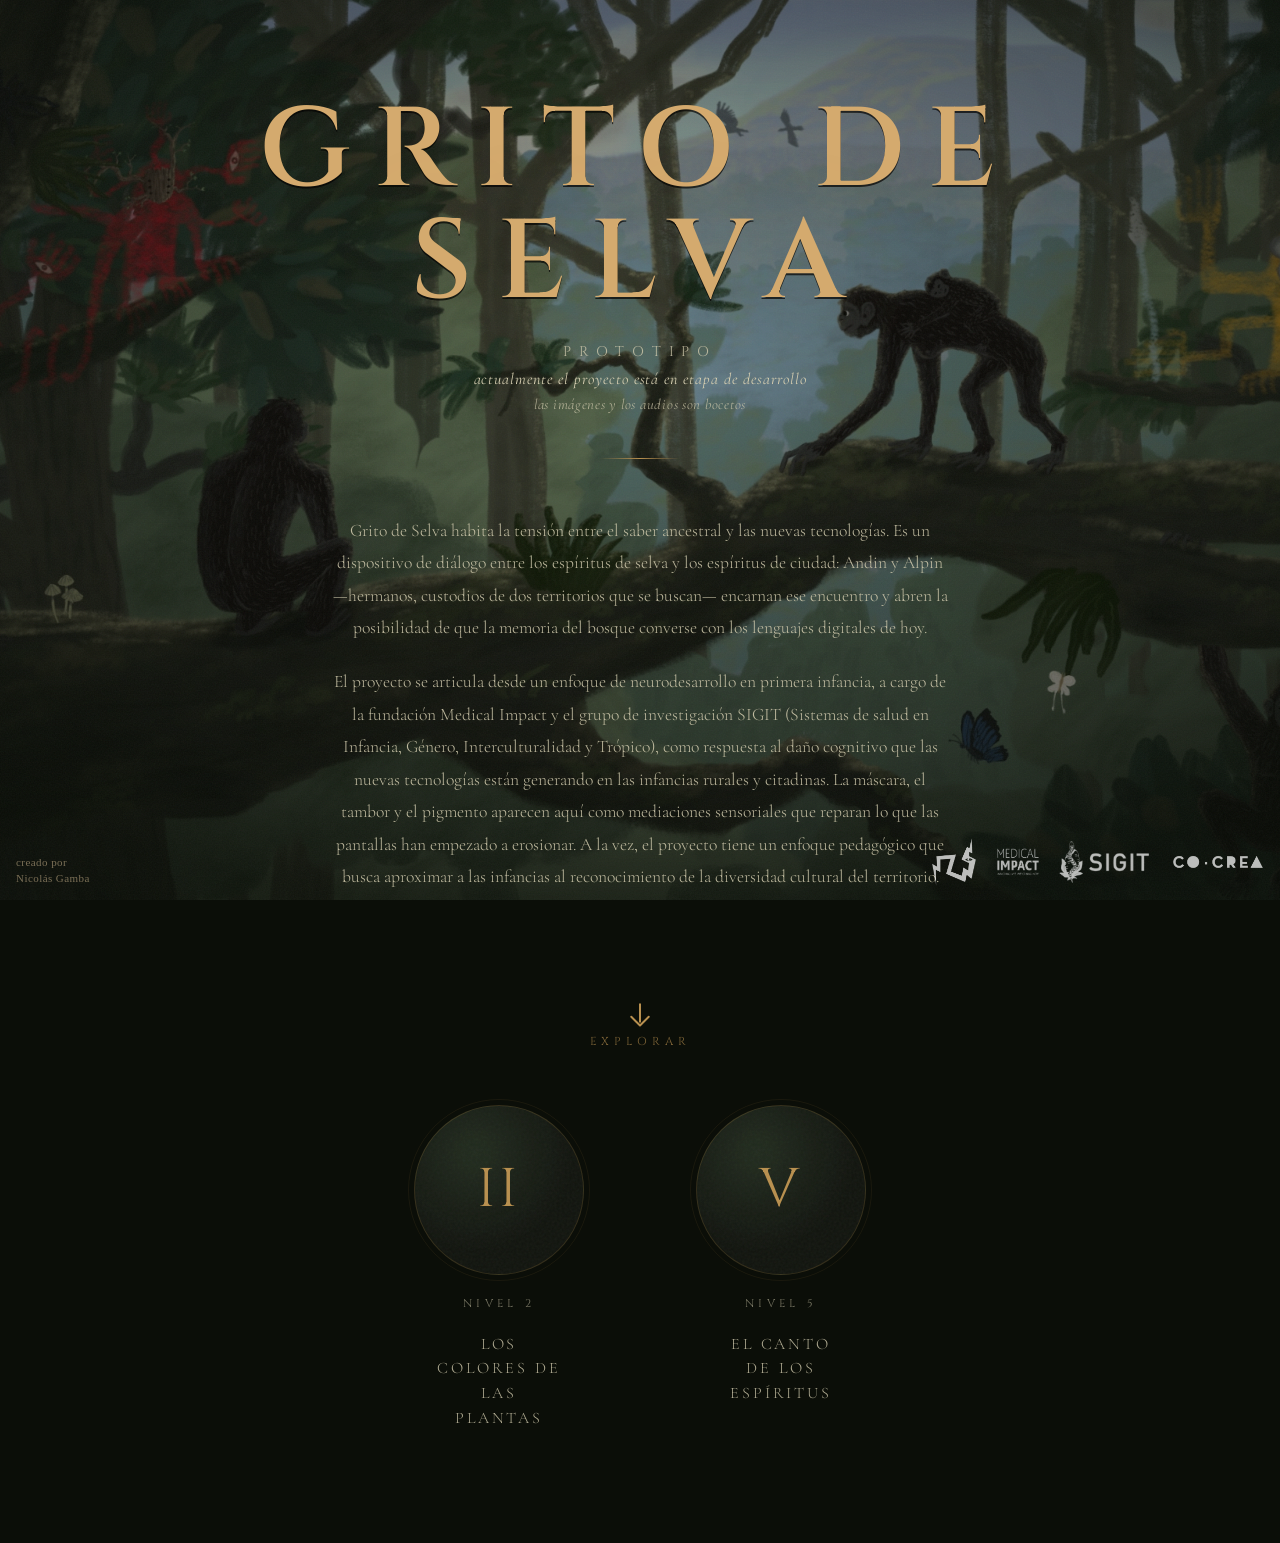
<file: index.html>
<!DOCTYPE html>
<html lang="es">
<head>
  <meta charset="UTF-8">
  <meta name="viewport" content="width=device-width, initial-scale=1.0, viewport-fit=cover">
  <title>Grito de Selva</title>
  <link rel="preconnect" href="https://fonts.googleapis.com">
  <link rel="preconnect" href="https://fonts.gstatic.com" crossorigin>
  <link href="https://fonts.googleapis.com/css2?family=Cinzel:wght@400;600&family=Cormorant+Garamond:ital,wght@0,300;0,400;0,500;1,300;1,400&display=swap" rel="stylesheet">
  <style>
    :root {
      --bg:        #0b0e08;
      --forest:    #2a3c25;
      --sage:      #4e6a4a;
      --cream:     #d4cdb0;
      --cream-dim: rgba(212,205,176,0.68);
      --gold:      #b89050;
      --gold-lt:   #d4aa6e;
      --border:    rgba(184,144,80,0.22);
      --border-h:  rgba(184,144,80,0.72);
      --shadow:    rgba(0,0,0,0.75);
      --serif:  'Cormorant Garamond', 'Palatino Linotype', Georgia, serif;
      --display:'Cinzel', 'Palatino Linotype', serif;
    }

    *, *::before, *::after { box-sizing: border-box; margin: 0; padding: 0; }
    html { height: 100%; scroll-behavior: smooth; }
    body {
      min-height: 100%;
      background-color: var(--bg);
      color: var(--cream);
      font-family: var(--serif);
      display: flex;
      flex-direction: column;
      align-items: center;
      overflow-x: hidden;
    }

    /* ── Fondo ──────────────────────────────────────────── */
    .fondo-foto {
      position: fixed; inset: 0; z-index: 0;
      background-image: url("TBS_p01-p02.webp");
      background-size: cover;
      background-position: center 30%;
      filter: saturate(0.85) brightness(0.78);
    }
    .fondo-velo {
      position: fixed; inset: 0; z-index: 1;
      background: radial-gradient(ellipse 80% 60% at 50% 42%,
        rgba(30,45,22,0.12) 0%, rgba(10,14,8,0.52) 75%, rgba(8,12,6,0.82) 100%);
    }
    .fondo-ruido {
      position: fixed; inset: 0; z-index: 2; pointer-events: none;
      background-image: url("data:image/svg+xml,%3Csvg xmlns='http://www.w3.org/2000/svg' viewBox='0 0 200 200'%3E%3Cfilter id='n'%3E%3CfeTurbulence type='fractalNoise' baseFrequency='0.72' numOctaves='4' stitchTiles='stitch'/%3E%3C/filter%3E%3Crect width='100%25' height='100%25' filter='url(%23n)' opacity='0.05'/%3E%3C/svg%3E");
      background-size: 200px 200px;
    }

    /* ── Contenido ──────────────────────────────────────── */
    .contenido {
      position: relative; z-index: 3;
      width: 100%; max-width: 900px;
      display: flex; flex-direction: column; align-items: center;
      padding: clamp(3rem,9vw,6rem) clamp(1.5rem,6vw,3.5rem) clamp(5rem,10vw,7rem);
    }

    /* ── Header ─────────────────────────────────────────── */
    header {
      text-align: center;
      margin-bottom: clamp(2rem, 5vw, 3.5rem);
      animation: surgir 1.4s cubic-bezier(.22,1,.36,1) both;
    }

    h1 {
      font-family: var(--display);
      font-weight: 600;
      font-size: clamp(2.8rem, 11vw, 7rem);
      letter-spacing: 0.22em;
      text-transform: uppercase;
      color: var(--gold-lt);
      line-height: 1;
      text-shadow: 0 0 100px rgba(212,170,110,0.25), 0 2px 0 rgba(0,0,0,0.7);
    }

    .sub-prototipo {
      margin-top: clamp(0.8rem,2vw,1.4rem);
      font-family: var(--display);
      font-weight: 400;
      font-size: clamp(0.65rem,1.8vw,0.88rem);
      letter-spacing: 0.55em;
      text-transform: uppercase;
      color: var(--cream);
      opacity: 0.78;
    }

    .sub-desarrollo {
      margin-top: 0.5rem;
      font-family: var(--serif);
      font-style: italic;
      font-size: clamp(0.82rem, 2vw, 1rem);
      letter-spacing: 0.06em;
      color: var(--cream);
    }

    .sub-bocetos {
      margin-top: 0.35rem;
      font-family: var(--serif);
      font-style: italic;
      font-size: clamp(0.78rem, 1.8vw, 0.92rem);
      letter-spacing: 0.05em;
      color: var(--cream);
      opacity: 0.72;
    }

    .sep {
      width: clamp(40px,8vw,80px); height: 1px;
      background: linear-gradient(90deg, transparent, var(--gold), transparent);
      margin: clamp(1.6rem,4vw,2.8rem) auto 0;
    }

    /* ── Texto conceptual ───────────────────────────────── */
    .concepto {
      max-width: 620px; text-align: center;
      margin-bottom: clamp(1.5rem,4vw,3rem);
      animation: surgir 1.4s cubic-bezier(.22,1,.36,1) 0.15s both;
    }

    .concepto__p {
      font-size: clamp(0.9rem,2.2vw,1.1rem);
      font-weight: 300;
      line-height: 1.85;
      color: var(--cream);
      opacity: 0.88;
      margin-bottom: 1.2em;
    }
    .concepto__p:last-child { margin-bottom: 0; }

    /* ── Scroll cue ─────────────────────────────────────── */
    .scroll-cue {
      display: flex;
      flex-direction: column;
      align-items: center;
      gap: 6px;
      margin: clamp(1.8rem,5vw,3.5rem) 0;
      color: var(--gold);
      animation: surgir 1.4s cubic-bezier(.22,1,.36,1) 0.4s both;
      transition: opacity 0.7s ease;
    }
    .scroll-cue.oculto { opacity: 0; pointer-events: none; }

    .scroll-cue__arrow {
      animation: pulso-bajo 2.6s ease-in-out infinite;
    }

    @keyframes pulso-bajo {
      0%, 100% { transform: translateY(0);    opacity: 0.5; }
      50%       { transform: translateY(10px); opacity: 1;   }
    }

    .scroll-cue__texto {
      font-family: var(--display);
      font-size: clamp(0.6rem, 1.3vw, 0.72rem);
      letter-spacing: 0.42em;
      text-transform: uppercase;
      color: var(--gold);
      opacity: 0.65;
    }

    /* ── Cards de nivel ─────────────────────────────────── */
    .niveles {
      display: grid;
      grid-template-columns: repeat(2, auto);
      gap: clamp(2.5rem,9vw,7rem);
      animation: surgir 1.4s cubic-bezier(.22,1,.36,1) 0.55s both;
    }

    @media (max-width: 440px) {
      .niveles { grid-template-columns: 1fr; gap: 3rem; }
    }

    .nivel-card {
      display: flex; flex-direction: column;
      align-items: center;
      gap: clamp(0.9rem,2vw,1.3rem);
      text-decoration: none; color: inherit;
      -webkit-tap-highlight-color: transparent;
    }

    .stone {
      width: clamp(110px,20vw,170px); height: clamp(110px,20vw,170px);
      border-radius: 50%; border: 1px solid var(--border);
      display: flex; align-items: center; justify-content: center;
      background:
        radial-gradient(circle at 36% 28%, rgba(78,106,74,0.28) 0%, transparent 60%),
        rgba(255,255,255,0.025);
      position: relative;
      transition: transform 0.4s cubic-bezier(.22,1,.36,1), border-color 0.35s ease, box-shadow 0.4s ease;
    }

    .stone::before {
      content: ''; position: absolute; inset: -7px; border-radius: 50%;
      border: 1px solid rgba(184,144,80,0.09);
      transition: border-color 0.35s ease, inset 0.4s ease;
    }

    .stone::after {
      content: ''; position: absolute; inset: 0; border-radius: 50%;
      background: url("data:image/svg+xml,%3Csvg xmlns='http://www.w3.org/2000/svg' viewBox='0 0 120 120'%3E%3Cfilter id='n'%3E%3CfeTurbulence type='fractalNoise' baseFrequency='0.55' numOctaves='3'/%3E%3C/filter%3E%3Crect width='120' height='120' filter='url(%23n)' opacity='0.05'/%3E%3C/svg%3E");
      background-size: 100% 100%; pointer-events: none;
    }

    .nivel-card:hover .stone,
    .nivel-card:focus-visible .stone {
      transform: translateY(-8px) scale(1.02);
      border-color: var(--border-h);
      box-shadow: 0 0 60px rgba(184,144,80,0.18), 0 18px 40px var(--shadow);
    }
    .nivel-card:hover .stone::before { border-color: rgba(184,144,80,0.28); inset: -10px; }

    @media (hover: none) {
      .nivel-card:active .stone { transform: scale(0.96); border-color: var(--border-h); }
    }

    .numeral {
      font-family: var(--display); font-size: clamp(2.1rem,5.8vw,3.4rem);
      color: var(--gold); letter-spacing: 0.08em;
      transition: color 0.3s ease; position: relative; z-index: 1;
    }
    .nivel-card:hover .numeral,
    .nivel-card:focus-visible .numeral { color: var(--gold-lt); }

    .nivel-label {
      font-family: var(--display);
      font-size: clamp(0.58rem, 1.4vw, 0.7rem);
      letter-spacing: 0.38em;
      text-transform: uppercase;
      color: var(--cream);
      opacity: 0.55;
    }

    .nivel-titulo {
      font-family: var(--serif); font-weight: 300;
      font-size: clamp(0.78rem,2.2vw,1rem);
      letter-spacing: 0.18em; text-transform: uppercase;
      color: var(--cream); opacity: 0.82;
      text-align: center; transition: opacity 0.3s ease;
      max-width: 16ch; line-height: 1.55;
    }
    .nivel-card:hover .nivel-titulo,
    .nivel-card:focus-visible .nivel-titulo { opacity: 1; }

    /* ── Logos ──────────────────────────────────────────── */
    .credito-autor {
      position: fixed;
      bottom: max(14px, env(safe-area-inset-bottom));
      left:   max(16px, env(safe-area-inset-left));
      z-index: 10;
      margin: 0;
      font-family: Georgia, serif;
      font-size: clamp(9px, 1vw, 11px);
      line-height: 1.4;
      color: rgba(210, 185, 145, 0.55);
      letter-spacing: 0.04em;
      pointer-events: none;
    }

    .logos-footer {
      position: fixed;
      bottom: max(14px, env(safe-area-inset-bottom));
      right:  max(14px, env(safe-area-inset-right));
      z-index: 10;
      display: flex;
      flex-direction: row;
      align-items: center;
      gap: 16px;
    }

    .logo-img {
      display: block;
      height: clamp(32px, 5vw, 48px);
      width: auto;
      object-fit: contain;
      opacity: 0.72;
      transition: opacity 0.25s ease;
    }
    .logo-img:hover { opacity: 1; }

    /* ── Animación ──────────────────────────────────────── */
    @keyframes surgir {
      from { opacity: 0; transform: translateY(32px); }
      to   { opacity: 1; transform: translateY(0); }
    }

    @media (max-width: 600px) {
      .concepto { padding: 0 0.5rem; }
      .logo-img { height: clamp(22px, 6vw, 30px); }
      .logos-footer { gap: 10px; }
      .credito-autor { font-size: 9px; }
    }
  </style>
</head>
<body>

  <div class="fondo-foto" aria-hidden="true"></div>
  <div class="fondo-velo" aria-hidden="true"></div>
  <div class="fondo-ruido" aria-hidden="true"></div>

  <div class="contenido">

    <header>
      <h1>Grito de Selva</h1>
      <p class="sub-prototipo">Prototipo</p>
      <p class="sub-desarrollo">actualmente el proyecto está en etapa de desarrollo</p>
      <p class="sub-bocetos">las imágenes y los audios son bocetos</p>
      <div class="sep"></div>
    </header>

    <section class="concepto" aria-label="Sobre el proyecto">
      <p class="concepto__p">
        Grito de Selva habita la tensión entre el saber ancestral y las nuevas tecnologías. Es un
        dispositivo de diálogo entre los espíritus de selva y los espíritus de ciudad: Andin y Alpin
        —hermanos, custodios de dos territorios que se buscan— encarnan ese encuentro y abren la
        posibilidad de que la memoria del bosque converse con los lenguajes digitales de hoy.
      </p>
      <p class="concepto__p">
        El proyecto se articula desde un enfoque de neurodesarrollo en primera infancia, a cargo de
        la fundación Medical Impact y el grupo de investigación SIGIT (Sistemas de salud en Infancia,
        Género, Interculturalidad y Trópico), como respuesta al daño cognitivo que las nuevas
        tecnologías están generando en las
        infancias rurales y citadinas. La máscara, el tambor y el pigmento aparecen aquí como
        mediaciones sensoriales que reparan lo que las pantallas han empezado a erosionar.
        A la vez, el proyecto tiene un enfoque pedagógico que busca aproximar a las infancias
        al reconocimiento de la diversidad cultural del territorio.
      </p>
    </section>

    <!-- Scroll cue -->
    <div class="scroll-cue" id="scroll-cue" aria-hidden="true">
      <svg class="scroll-cue__arrow" viewBox="0 0 24 24" width="30" height="30" fill="none"
           stroke="currentColor" stroke-width="1.6" stroke-linecap="round" stroke-linejoin="round">
        <path d="M12 5v14M5 15l7 7 7-7"/>
      </svg>
      <span class="scroll-cue__texto">explorar</span>
    </div>

    <!-- Niveles: II primero (izquierda), V segundo (derecha) -->
    <nav class="niveles" aria-label="Niveles del prototipo">

      <a class="nivel-card" href="nivel-2/index.html">
        <div class="stone">
          <span class="numeral">II</span>
        </div>
        <span class="nivel-label">Nivel 2</span>
        <span class="nivel-titulo">Los Colores de las Plantas</span>
      </a>

      <a class="nivel-card" href="nivel-5/index.html">
        <div class="stone">
          <span class="numeral">V</span>
        </div>
        <span class="nivel-label">Nivel 5</span>
        <span class="nivel-titulo">El Canto de los Espíritus</span>
      </a>

    </nav>

  </div>

  <p class="credito-autor">creado por<br>Nicolás Gamba</p>

  <footer class="logos-footer" aria-label="Aliados">
    <img class="logo-img" src="logos/logo-ebra.webp"   alt=""               onerror="this.style.display='none'">
    <img class="logo-img" src="logos/logo-tactil.webp?v=2" alt="Medical Impact" onerror="this.style.display='none'">
    <img class="logo-img" src="logos/logo-sigit.webp"  alt="SIGIT Uniandes" onerror="this.style.display='none'">
    <img class="logo-img" src="logos/logo-cocrea.webp" alt="CoCrea"         onerror="this.style.display='none'">
  </footer>

  <script>
    // Oculta el scroll cue al hacer scroll
    const cue = document.getElementById('scroll-cue');
    if (cue) {
      window.addEventListener('scroll', () => {
        if (window.scrollY > 50) cue.classList.add('oculto');
        else cue.classList.remove('oculto');
      }, { passive: true });
    }
  </script>

</body>
</html>
</file>
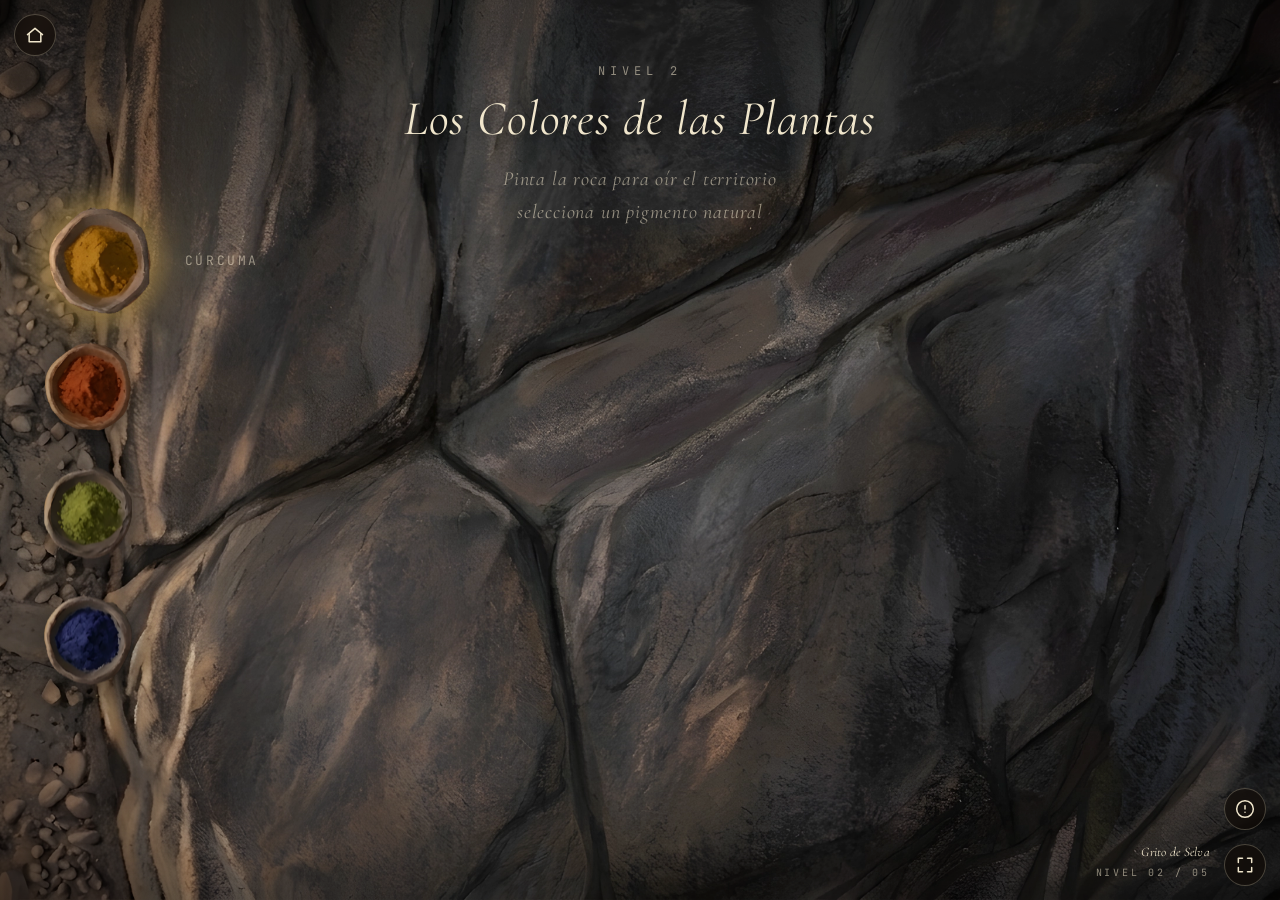
<file: nivel-2/index.html>
<!doctype html>
<html lang="es">
<head>
  <meta charset="utf-8" />
  <meta name="viewport" content="width=device-width, initial-scale=1" />
  <title>Los Colores de las Plantas — Nivel 2</title>
  <link rel="preconnect" href="https://fonts.googleapis.com">
  <link rel="preconnect" href="https://fonts.gstatic.com" crossorigin>
  <link href="https://fonts.googleapis.com/css2?family=Cormorant+Garamond:ital,wght@0,400;0,500;1,400;1,500&family=JetBrains+Mono:wght@300;400&display=swap" rel="stylesheet">
  <link rel="stylesheet" href="css/style.css?v=5" />
</head>
<body>

  <!-- Aviso de orientación: solo visible en portrait -->
  <div class="orient-hint" aria-hidden="true">
    <svg class="orient-hint__phone" viewBox="0 0 64 100" width="80" height="125" aria-hidden="true">
      <rect x="6" y="4" width="52" height="92" rx="8" ry="8" fill="none" stroke="currentColor" stroke-width="2.6"/>
      <line x1="26" y1="11" x2="38" y2="11" stroke="currentColor" stroke-width="2" stroke-linecap="round"/>
      <circle cx="32" cy="89" r="2.2" fill="currentColor"/>
    </svg>
    <p class="orient-hint__text">el prototipo funciona mejor en formato horizontal</p>
  </div>

  <!-- ESCENA — fondo de roca + canvas + tazas -->
  <main class="escena" data-screen-label="Nivel 2 · Pintar la roca">

    <div class="escena__fondo"   aria-hidden="true"></div>
    <div class="escena__viñeta" aria-hidden="true"></div>

    <!-- Indicador visual del pitch (línea horizontal sutil) -->
    <div class="pitch-line" aria-hidden="true"></div>

    <!-- Canvas de dibujo — superpuesto a la roca -->
    <canvas class="lienzo" aria-label="Lienzo de pintura rupestre"></canvas>

    <!-- Panel izquierdo — tazas apiladas -->
    <aside class="tazas" aria-label="Pigmentos">
      <button class="taza" data-pigmento="amarillo" aria-label="Cúrcuma">
        <img src="assets/taza_amarillo.webp" alt="" />
        <span class="taza__etiqueta">Cúrcuma</span>
      </button>
      <button class="taza" data-pigmento="rojo" aria-label="Achiote">
        <img src="assets/taza_rojo.webp" alt="" />
        <span class="taza__etiqueta">Achiote</span>
      </button>
      <button class="taza" data-pigmento="verde" aria-label="Hojas de chilca">
        <img src="assets/taza_verde.webp" alt="" />
        <span class="taza__etiqueta">Hojas de chilca</span>
      </button>
      <button class="taza" data-pigmento="azul" aria-label="Jagua">
        <img src="assets/taza_azul.webp" alt="" />
        <span class="taza__etiqueta">Jagua</span>
      </button>
    </aside>

    <!-- Preludio — instrucción inicial, desaparece al primer gesto -->
    <header class="preludio">
      <div class="preludio__nivel">Nivel 2</div>
      <div class="preludio__titulo">Los Colores de las Plantas</div>
      <div class="preludio__instruccion">
        Pinta la roca para oír el territorio<br>
        selecciona un pigmento natural
      </div>
    </header>

    <!-- Sello del proyecto -->
    <footer class="sello" aria-hidden="true">
      <span class="sello__obra">Grito de Selva</span>
      <span>Nivel 02 / 05</span>
    </footer>

  </main>

  <!-- Controles UI (home + fullscreen) -->
  <a class="ui-btn ui-btn--home" href="../index.html" aria-label="Volver al inicio" title="Inicio">
    <svg viewBox="0 0 24 24" width="20" height="20" fill="none" stroke="currentColor" stroke-width="1.8" stroke-linecap="round" stroke-linejoin="round" aria-hidden="true">
      <path d="M3 11.5 12 4l9 7.5"/>
      <path d="M5 10.5V20h14v-9.5"/>
    </svg>
  </a>
  <button class="ui-btn ui-btn--info" id="btn-info" aria-label="Instrucciones" title="¿Cómo se juega?" type="button">
    <svg viewBox="0 0 24 24" width="20" height="20" fill="none" stroke="currentColor" stroke-width="1.8" stroke-linecap="round" stroke-linejoin="round" aria-hidden="true">
      <circle cx="12" cy="12" r="10"/>
      <line x1="12" y1="8" x2="12" y2="12"/>
      <line x1="12" y1="16" x2="12.01" y2="16"/>
    </svg>
  </button>
  <button class="ui-btn ui-btn--fs" id="btn-fullscreen" aria-label="Pantalla completa" title="Pantalla completa" type="button">
    <svg class="ico-fs-on"  viewBox="0 0 24 24" width="20" height="20" fill="none" stroke="currentColor" stroke-width="1.8" stroke-linecap="round" stroke-linejoin="round" aria-hidden="true">
      <path d="M4 9V4h5"/><path d="M20 9V4h-5"/><path d="M4 15v5h5"/><path d="M20 15v5h-5"/>
    </svg>
    <svg class="ico-fs-off" viewBox="0 0 24 24" width="20" height="20" fill="none" stroke="currentColor" stroke-width="1.8" stroke-linecap="round" stroke-linejoin="round" aria-hidden="true">
      <path d="M9 4v5H4"/><path d="M15 4v5h5"/><path d="M9 20v-5H4"/><path d="M15 20v-5h5"/>
    </svg>
  </button>

  <!-- Modal de instrucciones -->
  <div class="info-modal" id="info-modal" aria-hidden="true" role="dialog" aria-labelledby="modal2-titulo">
    <div class="info-modal__panel">
      <button class="info-modal__close" id="btn-info-close" aria-label="Cerrar">
        <svg viewBox="0 0 24 24" width="18" height="18" fill="none" stroke="currentColor" stroke-width="2" stroke-linecap="round"><line x1="18" y1="6" x2="6" y2="18"/><line x1="6" y1="6" x2="18" y2="18"/></svg>
      </button>
      <div class="info-modal__nivel">Nivel II · Espíritus Hermanos</div>
      <h2 class="info-modal__titulo" id="modal2-titulo">Los Colores de las Plantas</h2>
      <p class="info-modal__texto">
        Cuatro pigmentos naturales esperan sobre la roca: cúrcuma, achiote, hojas de chilca y jagua.
        Cada color es una voz; cada trazo dibuja el sonido en tiempo real. La roca guarda la memoria
        de todo lo que pintas — y luego lo desvanece, lentamente.
      </p>
      <ul class="info-modal__pasos">
        <li>Elige un pigmento tocando una de las tazas.</li>
        <li>Arrastra sobre la roca para pintar y escuchar.</li>
        <li>La altura del gesto controla el tono: arriba = agudo, abajo = grave.</li>
        <li>Cambia de pigmento en cualquier momento para sumar nuevas voces.</li>
      </ul>
    </div>
  </div>

  <!-- Scripts -->
  <script src="js/audio.js?v=8"></script>
  <script src="js/canvas.js?v=8"></script>
  <script src="js/app.js?v=8"></script>

</body>
</html>
</file>
<file: nivel-2/css/style.css>
/* ============================================================
   Espíritus Hermanos — Nivel 2
   "Pintar la roca" — paisaje sonoro territorial
   ============================================================ */

/* ── Aviso de orientación (solo portrait en mobile) ────────── */
.orient-hint { display: none; }
@media (orientation: portrait) and (max-width: 900px) {
  .orient-hint {
    position: fixed;
    inset: 0;
    z-index: 9999;
    display: flex;
    flex-direction: column;
    align-items: center;
    justify-content: center;
    gap: 28px;
    padding: 32px;
    background: rgba(15, 10, 5, 0.94);
    color: #e6d2a5;
    text-align: center;
    pointer-events: auto;
    backdrop-filter: blur(6px);
    -webkit-backdrop-filter: blur(6px);
  }
  .orient-hint__phone {
    color: #e6d2a5;
    animation: orient-rotate 2.6s ease-in-out infinite;
    transform-origin: 50% 50%;
    filter: drop-shadow(0 2px 6px rgba(0,0,0,0.4));
  }
  .orient-hint__text {
    font-family: Georgia, serif;
    font-size: clamp(15px, 4.5vw, 20px);
    line-height: 1.45;
    max-width: 22em;
    margin: 0;
    letter-spacing: 0.02em;
    opacity: 0.92;
  }
}
@keyframes orient-rotate {
  0%, 18%   { transform: rotate(0deg); }
  50%, 68%  { transform: rotate(-90deg); }
  100%      { transform: rotate(0deg); }
}

:root {
  /* Paleta territorial — rupestre, cálida, oscura */
  --bg-noche:       #120a05;
  --bg-tierra:      #1a1208;
  --crema:          #f0e6cc;
  --crema-tenue:    rgba(240, 230, 204, 0.55);
  --crema-sombra:   rgba(240, 230, 204, 0.12);

  /* Pigmentos — refinados contra la roca oscura */
  --pigmento-amarillo: #d6a435;
  --pigmento-rojo:     #b04a2a;
  --pigmento-verde:    #7a8a3a;
  --pigmento-azul:     #3a4a8a;

  /* Glow de selección — tono cálido de fogata */
  --glow-activo:    rgba(242, 194, 98, 0.55);

  /* Timings */
  --fade-trazo:     15s;
  --fade-ui:        400ms;
  --respiracion:    4.5s;

  /* Tipografía */
  --serif: "Cormorant Garamond", "EB Garamond", Georgia, "Times New Roman", serif;
  --mono:  "Iosevka", "JetBrains Mono", ui-monospace, Menlo, monospace;
}

/* ---------- reset mínimo ---------- */
* { box-sizing: border-box; margin: 0; padding: 0; }
html, body { width: 100%; height: 100%; overflow: hidden; overscroll-behavior: none; }

body {
  background: var(--bg-noche);
  color: var(--crema);
  font-family: var(--serif);
  -webkit-font-smoothing: antialiased;
  user-select: none;
  -webkit-user-select: none;
  cursor: default;
}

/* ============================================================
   ESCENA — full viewport, fondo de roca con vignette
   ============================================================ */
.escena {
  position: fixed;
  inset: 0;
  overflow: hidden;
  background: var(--bg-tierra);
}

.escena__fondo {
  position: absolute;
  inset: 0;
  background-image: url("../assets/fondo_roca.webp");
  background-size: cover;
  background-position: center;
  background-repeat: no-repeat;
  /* La roca ocupa todo; sutil desaturación para que los trazos resalten */
  filter: saturate(0.92) brightness(0.95);
}

.escena__viñeta {
  position: absolute;
  inset: 0;
  pointer-events: none;
  background:
    radial-gradient(ellipse at 55% 50%,
      transparent 0%,
      transparent 55%,
      rgba(10, 6, 3, 0.35) 85%,
      rgba(10, 6, 3, 0.65) 100%);
  mix-blend-mode: multiply;
}

/* ============================================================
   CANVAS DE DIBUJO — superpuesto a la roca
   ============================================================ */
.lienzo {
  position: absolute;
  inset: 0;
  width: 100%;
  height: 100%;
  cursor: crosshair;
  touch-action: none;
}

/* ============================================================
   PANEL DE TAZAS — columna izquierda, estética de estante
   ============================================================ */
.tazas {
  position: absolute;
  left: clamp(16px, 2.5vw, 40px);
  top: 50%;
  transform: translateY(-50%);
  display: flex;
  flex-direction: column;
  gap: clamp(10px, 1.6vh, 22px);
  z-index: 10;
  pointer-events: none; /* las tazas individuales lo re-activan */
}

.taza {
  --size: clamp(72px, 9vw, 112px);
  position: relative;
  width: var(--size);
  height: var(--size);
  pointer-events: auto;
  cursor: pointer;
  border: none;
  background: transparent;
  padding: 0;
  transition: transform var(--fade-ui) cubic-bezier(.2, .8, .2, 1),
              filter    var(--fade-ui) ease;
  filter: drop-shadow(0 8px 18px rgba(0, 0, 0, 0.55))
          brightness(0.85);
}

.taza img {
  width: 100%;
  height: 100%;
  object-fit: contain;
  pointer-events: none;
  display: block;
}

.taza:hover {
  transform: scale(1.06) translateX(4px);
  filter: drop-shadow(0 10px 22px rgba(0, 0, 0, 0.6))
          brightness(1);
}

.taza.is-activa {
  transform: scale(1.18) translateX(10px);
  filter: drop-shadow(0 0 24px var(--glow-activo))
          drop-shadow(0 6px 14px rgba(0, 0, 0, 0.6))
          brightness(1.08);
}

/* Anillo luminoso bajo la taza activa — respira mientras dibujas */
.taza.is-activa::before {
  content: "";
  position: absolute;
  inset: -14%;
  border-radius: 50%;
  background: radial-gradient(circle,
    var(--glow-activo) 0%,
    transparent 62%);
  z-index: -1;
  animation: respirar var(--respiracion) ease-in-out infinite;
}

.taza.is-sonando::before {
  animation-duration: 1.4s;
}

@keyframes respirar {
  0%, 100% { opacity: 0.55; transform: scale(0.92); }
  50%      { opacity: 0.95; transform: scale(1.08); }
}

/* Etiqueta sutil de cada pigmento — solo al hover */
.taza__etiqueta {
  position: absolute;
  left: calc(100% + 14px);
  top: 50%;
  transform: translateY(-50%);
  font-family: var(--mono);
  font-size: 11px;
  letter-spacing: 0.18em;
  text-transform: uppercase;
  color: var(--crema-tenue);
  white-space: nowrap;
  opacity: 0;
  transition: opacity var(--fade-ui) ease, transform var(--fade-ui) ease;
  pointer-events: none;
}
.taza:hover .taza__etiqueta,
.taza.is-activa .taza__etiqueta {
  opacity: 0.85;
  transform: translateY(-50%) translateX(2px);
}

/* ============================================================
   TÍTULO / INSTRUCCIÓN — aparece al inicio, desaparece al primer gesto
   ============================================================ */
.preludio {
  position: absolute;
  left: 50%;
  top: clamp(32px, 7vh, 80px);
  transform: translateX(-50%);
  text-align: center;
  color: var(--crema);
  pointer-events: none;
  transition: opacity 1.6s ease;
  z-index: 5;
}

.preludio.oculto { opacity: 0; }

.preludio__nivel {
  font-family: var(--mono);
  font-size: clamp(9px, 1.1vw, 12px);
  letter-spacing: 0.42em;
  text-transform: uppercase;
  color: var(--crema-tenue);
  margin-bottom: 12px;
}

.preludio__titulo {
  font-family: var(--serif);
  font-weight: 400;
  font-style: italic;
  font-size: clamp(30px, 3.8vw, 52px);
  letter-spacing: 0.02em;
  color: var(--crema);
  text-shadow: 0 2px 18px rgba(0, 0, 0, 0.8);
  line-height: 1.15;
  margin-bottom: 16px;
}

.preludio__instruccion {
  font-family: var(--serif);
  font-size: clamp(14px, 1.7vw, 20px);
  font-style: italic;
  letter-spacing: 0.04em;
  color: var(--crema-tenue);
  line-height: 1.65;
}

/* ============================================================
   SELLO INFERIOR — marca del proyecto, minimal
   ============================================================ */
.sello {
  position: absolute;
  right: clamp(70px, 2vw, 90px);   /* deja espacio para el botón fullscreen */
  bottom: clamp(16px, 2vh, 28px);
  font-family: var(--mono);
  font-size: 10px;
  letter-spacing: 0.28em;
  text-transform: uppercase;
  color: var(--crema-tenue);
  text-align: right;
  line-height: 1.8;
  pointer-events: none;
  z-index: 5;
}
.sello span { display: block; }
.sello .sello__obra {
  font-family: var(--serif);
  font-style: italic;
  text-transform: none;
  letter-spacing: 0.02em;
  font-size: 13px;
  color: var(--crema);
}

/* ============================================================
   CONTROLES UI — botones home + info + fullscreen
   ============================================================ */
.ui-btn {
  position: fixed;
  z-index: 100;
  width: 42px;
  height: 42px;
  display: inline-flex;
  align-items: center;
  justify-content: center;
  background: rgba(18, 10, 5, 0.6);
  border: 1px solid rgba(240, 230, 204, 0.25);
  border-radius: 50%;
  color: var(--crema);
  cursor: pointer;
  text-decoration: none;
  backdrop-filter: blur(6px);
  -webkit-backdrop-filter: blur(6px);
  transition: background 200ms ease, color 200ms ease, transform 200ms ease, border-color 200ms ease;
  padding: 0;
}
.ui-btn:hover,
.ui-btn:focus-visible {
  background: rgba(40, 26, 14, 0.78);
  border-color: var(--crema-tenue);
  color: var(--pigmento-amarillo);
  transform: scale(1.06);
  outline: none;
}
.ui-btn--home { top: max(14px, env(safe-area-inset-top));   left:  max(14px, env(safe-area-inset-left)); }
.ui-btn--info { bottom: calc(max(14px, env(safe-area-inset-bottom)) + 56px); right: max(14px, env(safe-area-inset-right)); }
.ui-btn--fs   { bottom: max(14px, env(safe-area-inset-bottom)); right: max(14px, env(safe-area-inset-right)); }

.ui-btn--fs .ico-fs-off { display: none; }
body.is-fullscreen .ui-btn--fs .ico-fs-on  { display: none; }
body.is-fullscreen .ui-btn--fs .ico-fs-off { display: block; }

/* ============================================================
   INDICADOR DE PITCH — línea sutil vertical mientras suena
   ============================================================ */
.pitch-line {
  position: absolute;
  left: 0;
  right: 0;
  height: 1px;
  background: var(--glow-activo);
  box-shadow: 0 0 10px var(--glow-activo);
  opacity: 0;
  pointer-events: none;
  transition: opacity 200ms ease;
  z-index: 4;
}
.pitch-line.visible { opacity: 0.35; }

/* ============================================================
   TWEAKS PANEL
   ============================================================ */
.tweaks {
  position: fixed;
  left: 50%;
  transform: translateX(-50%);
  bottom: 18px;
  background: rgba(18, 10, 5, 0.88);
  border: 1px solid var(--crema-sombra);
  color: var(--crema);
  padding: 10px 18px;
  z-index: 100;
  font-family: var(--mono);
  font-size: 11px;
  letter-spacing: 0.08em;
  backdrop-filter: blur(8px);
  display: none;
  box-shadow: 0 10px 40px rgba(0, 0, 0, 0.6);
  border-radius: 2px;
}
.tweaks.abierto { display: block; }
.tweaks h3 {
  display: none; /* compact horizontal bar */
}
.tweaks__fila {
  display: flex;
  align-items: center;
  gap: 22px;
}
.tweaks label {
  display: flex;
  flex-direction: column;
  gap: 4px;
  min-width: 150px;
}
.tweaks label span {
  display: flex;
  justify-content: space-between;
  color: var(--crema-tenue);
  text-transform: uppercase;
  font-size: 9px;
  letter-spacing: 0.2em;
}
.tweaks label span b {
  font-weight: 400;
  color: var(--crema);
}
.tweaks input[type="range"] {
  width: 100%;
  accent-color: var(--pigmento-amarillo);
}
.tweaks button.limpiar {
  background: transparent;
  color: var(--crema);
  border: 1px solid var(--crema-sombra);
  padding: 8px 14px;
  font-family: var(--mono);
  font-size: 10px;
  letter-spacing: 0.22em;
  text-transform: uppercase;
  cursor: pointer;
  transition: all 200ms ease;
  white-space: nowrap;
}
.tweaks button.limpiar:hover {
  background: var(--crema-sombra);
  border-color: var(--crema-tenue);
}


/* ============================================================
   MOBILE PORTRAIT — tazas abajo en fila horizontal
   Solo se activa en portrait. En landscape se mantiene la
   columna izquierda (igual que desktop), solo ajustando tamaño.
   ============================================================ */
@media (max-width: 700px) and (orientation: portrait) {
  .preludio {
    top: 7vh;
    width: min(90vw, 520px);
  }
  .preludio__titulo {
    font-size: clamp(22px, 6vw, 32px);
    line-height: 1.15;
  }
  .preludio__nivel {
    font-size: 10px;
  }
  .preludio__instruccion {
    font-size: 11px;
  }

  /* Tazas — fila horizontal fija abajo */
  .tazas {
    left: 0;
    right: 0;
    top: auto;
    bottom: env(safe-area-inset-bottom, 0);
    padding: 14px clamp(12px, 4vw, 24px) calc(18px + env(safe-area-inset-bottom, 0));
    transform: none;
    flex-direction: row;
    justify-content: space-around;
    align-items: center;
    gap: clamp(8px, 2vw, 18px);
    background: linear-gradient(
      to top,
      rgba(10, 8, 6, 0.78) 0%,
      rgba(10, 8, 6, 0.55) 45%,
      rgba(10, 8, 6, 0) 100%
    );
    z-index: 20;
  }

  .taza {
    --size: clamp(56px, 16vw, 78px);
  }

  /* Hover en mobile no tiene sentido — estado activo es el que manda */
  .taza:hover {
    transform: none;
    filter: drop-shadow(0 6px 14px rgba(0,0,0,0.5));
  }
  .taza.is-activa {
    transform: scale(1.14);
    filter: drop-shadow(0 0 20px var(--glow-activo))
            drop-shadow(0 8px 16px rgba(0,0,0,0.6));
  }
  .taza.is-activa::before {
    inset: -10%;
  }

  /* Etiquetas: arriba de la taza, siempre visible en la activa */
  .taza__etiqueta {
    left: 50%;
    top: -22px;
    transform: translateX(-50%);
    font-size: 9px;
    letter-spacing: 0.18em;
    opacity: 0;
    white-space: nowrap;
  }
  .taza:hover .taza__etiqueta,
  .taza.is-activa .taza__etiqueta {
    opacity: 0.9;
    transform: translateX(-50%) translateY(-2px);
  }

  /* Sello — arriba a la derecha para no chocar con las tazas */
  .sello {
    top: 16px;
    right: 14px;
    bottom: auto;
    font-size: 9px;
    text-align: right;
  }

  /* Botones suben sobre la fila de tazas */
  .ui-btn--fs {
    bottom: calc(130px + env(safe-area-inset-bottom, 0));
  }
  .ui-btn--info {
    bottom: calc(130px + env(safe-area-inset-bottom, 0) + 56px);
  }
  .ui-btn--home {
    top: 14px;
    left: 14px;
  }

  /* Tweaks — panel vertical arriba del área de tazas */
  .tweaks {
    left: 12px;
    right: 12px;
    bottom: calc(120px + env(safe-area-inset-bottom, 0));
    transform: none;
    padding: 12px 14px;
    max-width: none;
  }
  .tweaks__fila {
    flex-direction: column;
    align-items: stretch;
    gap: 12px;
  }
  .tweaks label {
    min-width: 0;
  }
  .tweaks button.limpiar {
    width: 100%;
  }

  /* Lienzo no debe recibir tap en zona de tazas — ya controlado por z-index */
}

/* Muy estrecho — portrait teléfonos */
@media (max-width: 400px) and (orientation: portrait) {
  .preludio__titulo { font-size: 22px; }
  .taza { --size: clamp(52px, 18vw, 72px); }
}

/* ============================================================
   MOBILE LANDSCAPE — columna izquierda, tazas más pequeñas
   El layout de columna se mantiene como en desktop.
   ============================================================ */
@media (orientation: landscape) and (max-height: 500px) {
  .taza { --size: clamp(48px, 10vh, 72px); }
  .tazas {
    gap: clamp(6px, 1.2vh, 14px);
  }
  .preludio {
    top: 5vh;
    width: min(82vw, 480px);
  }
  .preludio__titulo { font-size: clamp(18px, 4vw, 26px); }
  .preludio__nivel  { font-size: 9px; }

  /* Sello achicado para landscape */
  .sello {
    right: clamp(70px, 2vw, 90px);
    bottom: clamp(10px, 1.5vh, 18px);
    font-size: 8px;
  }

  /* Botones UI en landscape mobile: más pequeños */
  .ui-btn { width: 36px; height: 36px; }
  .ui-btn svg { width: 16px; height: 16px; }
  .ui-btn--info { bottom: calc(max(10px, env(safe-area-inset-bottom)) + 46px); }
}

/* ============================================================
   MODAL DE INSTRUCCIONES
   ============================================================ */
.info-modal {
  position: fixed;
  inset: 0;
  z-index: 200;
  display: flex;
  align-items: flex-end;
  justify-content: center;
  padding: 0 1rem max(1.5rem, env(safe-area-inset-bottom));
  background: rgba(10, 6, 3, 0);
  pointer-events: none;
  transition: background 300ms ease;
}

.info-modal.abierto {
  background: rgba(10, 6, 3, 0.65);
  pointer-events: all;
}

.info-modal__panel {
  width: 100%;
  max-width: 480px;
  background: rgba(18, 10, 5, 0.94);
  border: 1px solid var(--crema-sombra);
  border-radius: 6px 6px 0 0;
  padding: 1.6rem 1.8rem 2rem;
  position: relative;
  transform: translateY(110%);
  transition: transform 380ms cubic-bezier(.22, 1, .36, 1);
  backdrop-filter: blur(10px);
  -webkit-backdrop-filter: blur(10px);
}

.info-modal.abierto .info-modal__panel {
  transform: translateY(0);
}

.info-modal__close {
  position: absolute;
  top: 1rem;
  right: 1rem;
  width: 32px;
  height: 32px;
  display: flex;
  align-items: center;
  justify-content: center;
  background: transparent;
  border: none;
  color: var(--crema-tenue);
  cursor: pointer;
  transition: color 200ms ease;
}
.info-modal__close:hover { color: var(--crema); }

.info-modal__nivel {
  font-family: var(--mono);
  font-size: 9px;
  letter-spacing: 0.32em;
  text-transform: uppercase;
  color: var(--crema-tenue);
  margin-bottom: 0.6rem;
}

.info-modal__titulo {
  font-family: var(--serif);
  font-style: italic;
  font-weight: 400;
  font-size: clamp(1.1rem, 2.5vw, 1.5rem);
  color: var(--crema);
  margin-bottom: 1rem;
}

.info-modal__texto {
  font-family: var(--serif);
  font-size: clamp(0.82rem, 1.8vw, 0.95rem);
  line-height: 1.75;
  color: rgba(240, 230, 204, 0.72);
  margin-bottom: 1rem;
}

.info-modal__pasos {
  list-style: none;
  padding: 0;
}
.info-modal__pasos li {
  font-family: var(--mono);
  font-size: clamp(0.72rem, 1.5vw, 0.82rem);
  color: rgba(240, 230, 204, 0.6);
  line-height: 1.6;
  padding-left: 1rem;
  position: relative;
  margin-bottom: 0.35rem;
  letter-spacing: 0.06em;
}
.info-modal__pasos li::before {
  content: '–';
  position: absolute;
  left: 0;
  color: var(--crema-tenue);
}
</file>
